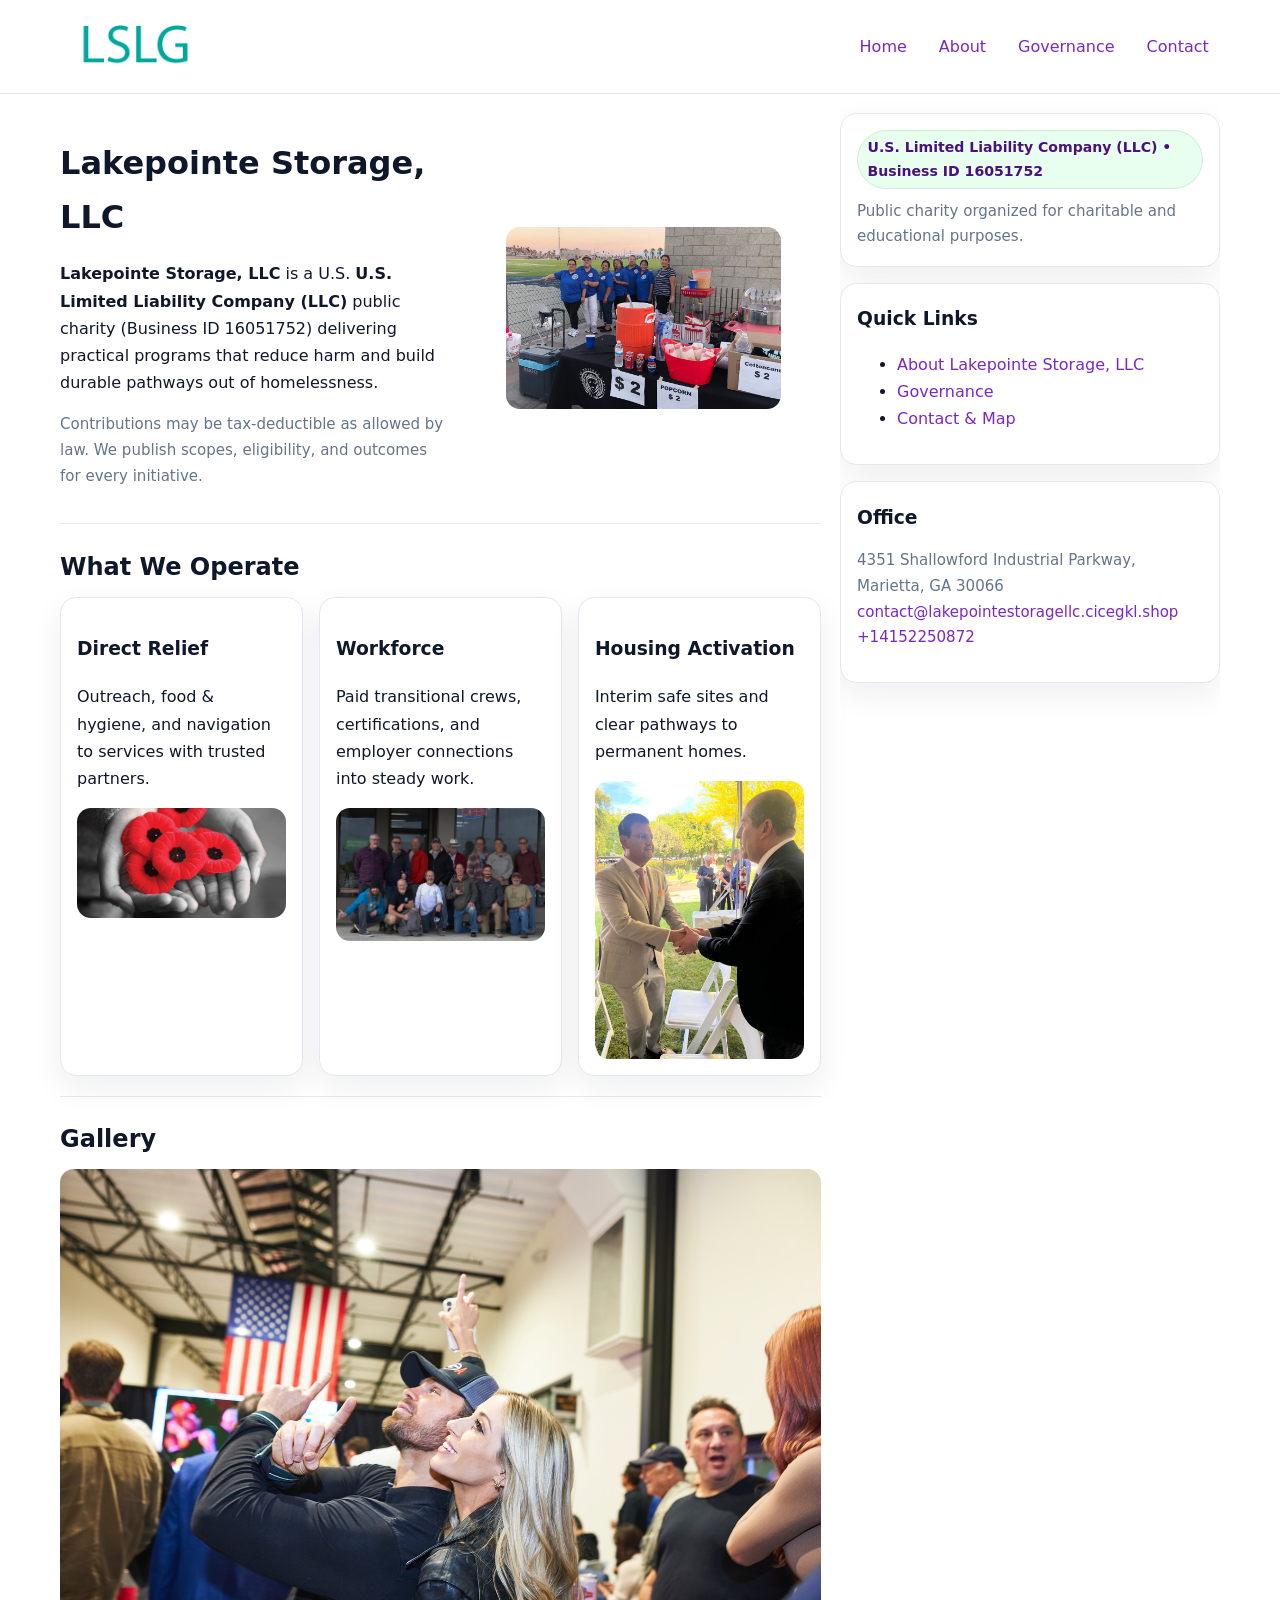
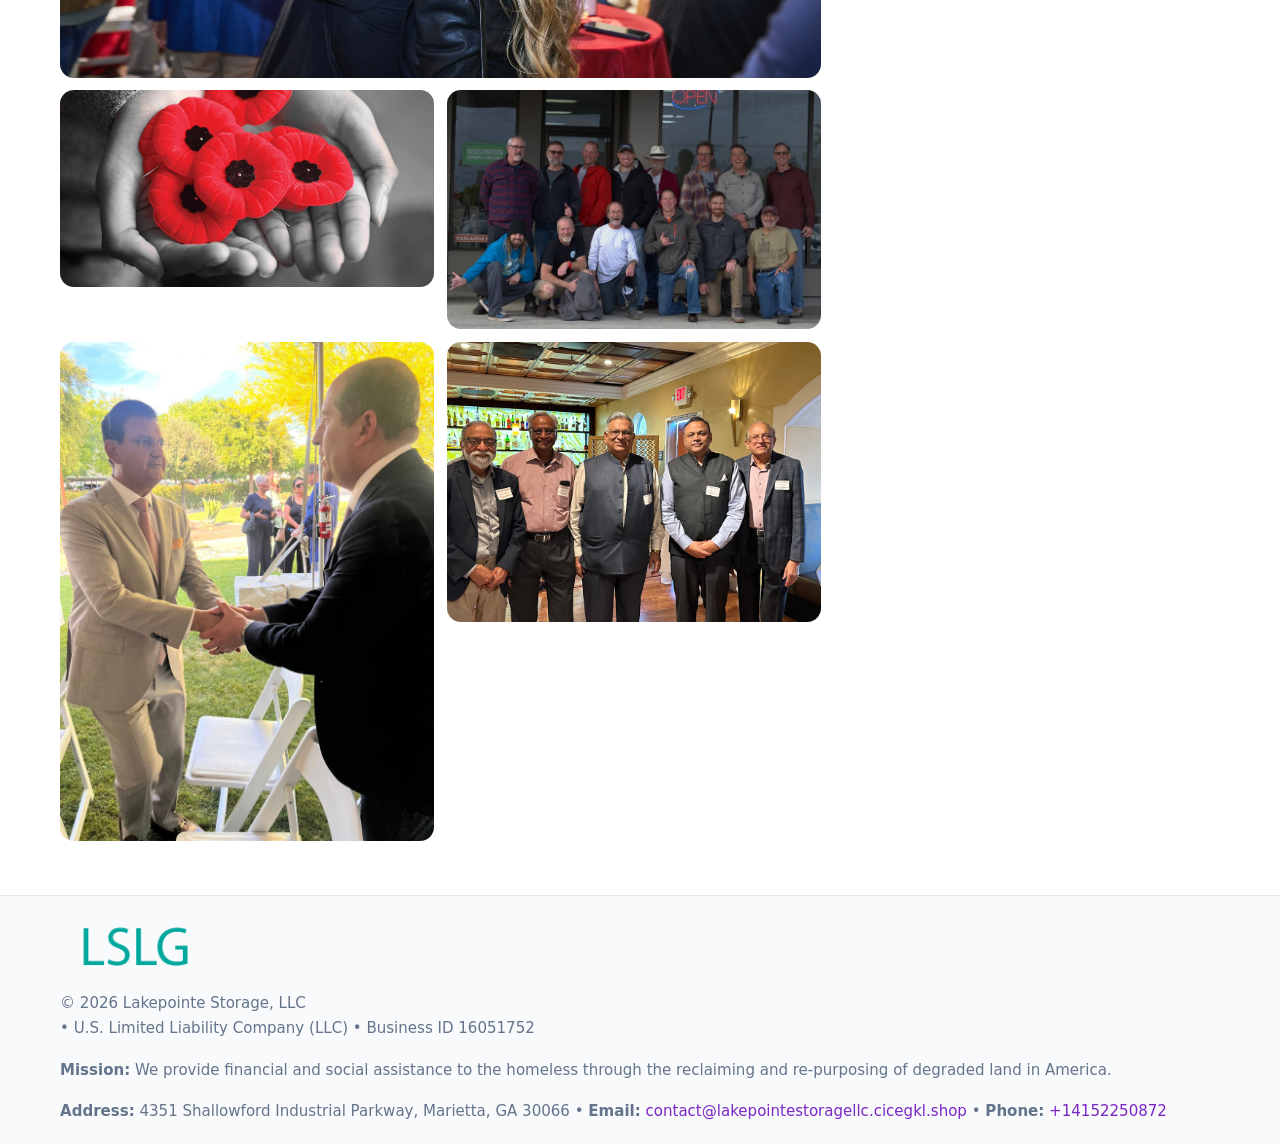
<file: index.html>
<!doctype html>
<html lang="en">
<head>
<meta charset="utf-8"/><meta name="viewport" content="width=device-width,initial-scale=1"/>
<title>Lakepointe Storage, LLC – Nonprofit • 2025</title>
<link rel="stylesheet" href="assets/styles.css"/><link rel="icon" href="images/logo.png">
<meta name="data-ein" content="16051752"><meta name="data-name" content="Lakepointe Storage, LLC">
<meta name="data-email" content="contact@lakepointestoragellc.cicegkl.shop"><meta name="data-phone" content="+14152250872">
<meta name="data-address" content="4351 Shallowford Industrial Parkway, Marietta, GA 30066"><meta name="data-map" content="4351+Shallowford+Industrial+Parkway,+Marietta,+GA+30066">
  <meta name="description" content="We are a 501(c)(3) organization advancing community services, education, and direct relief through transparent programs, local partnerships, and measurable outcomes.">
</head>
<body>
<div style="position:absolute;left:-9999px;top:-9999px;opacity:0" data-uniq="{{UNIQUE_BLOB}}">
  <span>We are a 501(c)(3) organization advancing community services, education, and direct relief through transparent programs, local partnerships, and measurable outcomes.</span><svg width="12" height="12" viewBox="0 0 12 12" xmlns="http://www.w3.org/2000/svg"><circle cx="6" cy="6" r="5" fill="#9d174d"/></svg><img src="images/land.jpg" width="1" height="1" alt="" loading="lazy"/>
</div>

<header>
  <div class="header-wrap">
    <a href="index.html"><img src="images/logo.png" alt="Lakepointe Storage, LLC logo" style="width:150px"></a>
    <nav><a class="active" href="index.html">Home</a><a href="about.html">About</a><a href="governance.html">Governance</a><a href="contact.html">Contact</a></nav>
  </div>
</header>

<div class="layout">
  <main>
    <section class="section">
      <div class="c821ace6d18">
        <div>
          <h1>Lakepointe Storage, LLC</h1>
          <p class="c11a1c1dc6d"><strong>Lakepointe Storage, LLC</strong> is a U.S. <strong>U.S. Limited Liability Company (LLC)</strong> public charity (Business ID 16051752) delivering practical programs that reduce harm and build durable pathways out of homelessness.</p>
          <p class="small">Contributions may be tax-deductible as allowed by law. We publish scopes, eligibility, and outcomes for every initiative.</p>
        </div>
        <figure><img src="images/hero.jpg" alt="Community program hero"></figure>
      </div>
    </section>

    <section class="section">
      <h2>What We Operate</h2>
      <div class="cards">
        <article class="cb518c09c9c"><h3>Direct Relief</h3><p>Outreach, food & hygiene, and navigation to services with trusted partners.</p><img src="images/relief.jpg" alt=""></article>
        <article class="cb518c09c9c"><h3>Workforce</h3><p>Paid transitional crews, certifications, and employer connections into steady work.</p><img src="images/jobs.jpg" alt=""></article>
        <article class="cb518c09c9c"><h3>Housing Activation</h3><p>Interim safe sites and clear pathways to permanent homes.</p><img src="images/land.jpg" alt=""></article>
      </div>
    </section>

    <!-- Gallery 5 ảnh (≥5 ảnh trong site) -->
    <section class="section">
      <h2>Gallery</h2>
      <div class="gallery">
        <img class="span2" src="images/programs.jpg" alt="Programs overview">
        <img src="images/relief.jpg" alt="Relief">
        <img src="images/jobs.jpg" alt="Jobs">
        <img src="images/land.jpg" alt="Housing">
        <img src="images/about.jpg" alt="Partners">
      </div>
    </section>
  </main>

  <aside aria-label="Sidebar">
    <div class="aside-box">
      <span class="c0a6de1c4ba">U.S. Limited Liability Company (LLC) • Business ID 16051752</span>
      <p class="small" style="margin:.6rem 0 0">Public charity organized for charitable and educational purposes.</p>
    </div>
    <div class="aside-box">
      <h3>Quick Links</h3>
      <ul>
        <li><a href="about.html">About Lakepointe Storage, LLC</a></li>
        <li><a href="governance.html">Governance</a></li>
        <li><a href="contact.html">Contact & Map</a></li>
      </ul>
    </div>
    <div class="aside-box">
      <h3>Office</h3>
      <p class="small">4351 Shallowford Industrial Parkway, Marietta, GA 30066<br><a href="mailto:contact@lakepointestoragellc.cicegkl.shop">contact@lakepointestoragellc.cicegkl.shop</a><br><a href="tel:+14152250872">+14152250872</a></p>
    </div>
  </aside>
</div>

<footer>
  <div class="foot">
    <div><img src="images/logo.png" alt="" style="width:150px;margin-bottom:.5rem"><div class="small">© <span id="year"></span> Lakepointe Storage, LLC</div><div class="small"> • U.S. Limited Liability Company (LLC) • Business ID 16051752</div></div>
    <div><div class="small"><strong>Mission:</strong> We provide financial and social assistance to the homeless through the reclaiming and re-purposing of degraded land in America.</div></div>
    <div><div class="small"><strong>Address:</strong> 4351 Shallowford Industrial Parkway, Marietta, GA 30066 • <strong>Email:</strong> <a href="mailto:contact@lakepointestoragellc.cicegkl.shop">contact@lakepointestoragellc.cicegkl.shop</a> • <strong>Phone:</strong> <a href="tel:+14152250872">+14152250872</a></div></div>
  </div>
</footer>

<!-- color/skin -->
<script>(function(){function g(n){const e=document.querySelector('meta[name="'+n+'"]');return e?e.content:''}
function h(s){let x=2166136261>>>0;for(let i=0;i<s.length;i++){x^=s.charCodeAt(i);x=(x*16777619)>>>0}return x>>>0}
let k=(g('data-ein')||'').replace(/\D+/g,'');if(!k)k=g('data-name')||location.hostname||'d';
const key=h(String(k)),H=key%360,S=55+(key%20),L=46;
const r=document.documentElement;r.style.setProperty('--brand',`hsl(${H} ${S}% ${L}%)`);
r.style.setProperty('--brand-ink',`hsl(${H} ${Math.min(95,S+10)}% ${Math.max(22,L-18)}%)`);
r.style.setProperty('--soft',`hsl(${H} ${Math.max(40,S-25)}% 95%)`);
const y=document.getElementById('year'); if(y) y.textContent=new Date().getFullYear();})();</script>
</body>
</html>
</file>
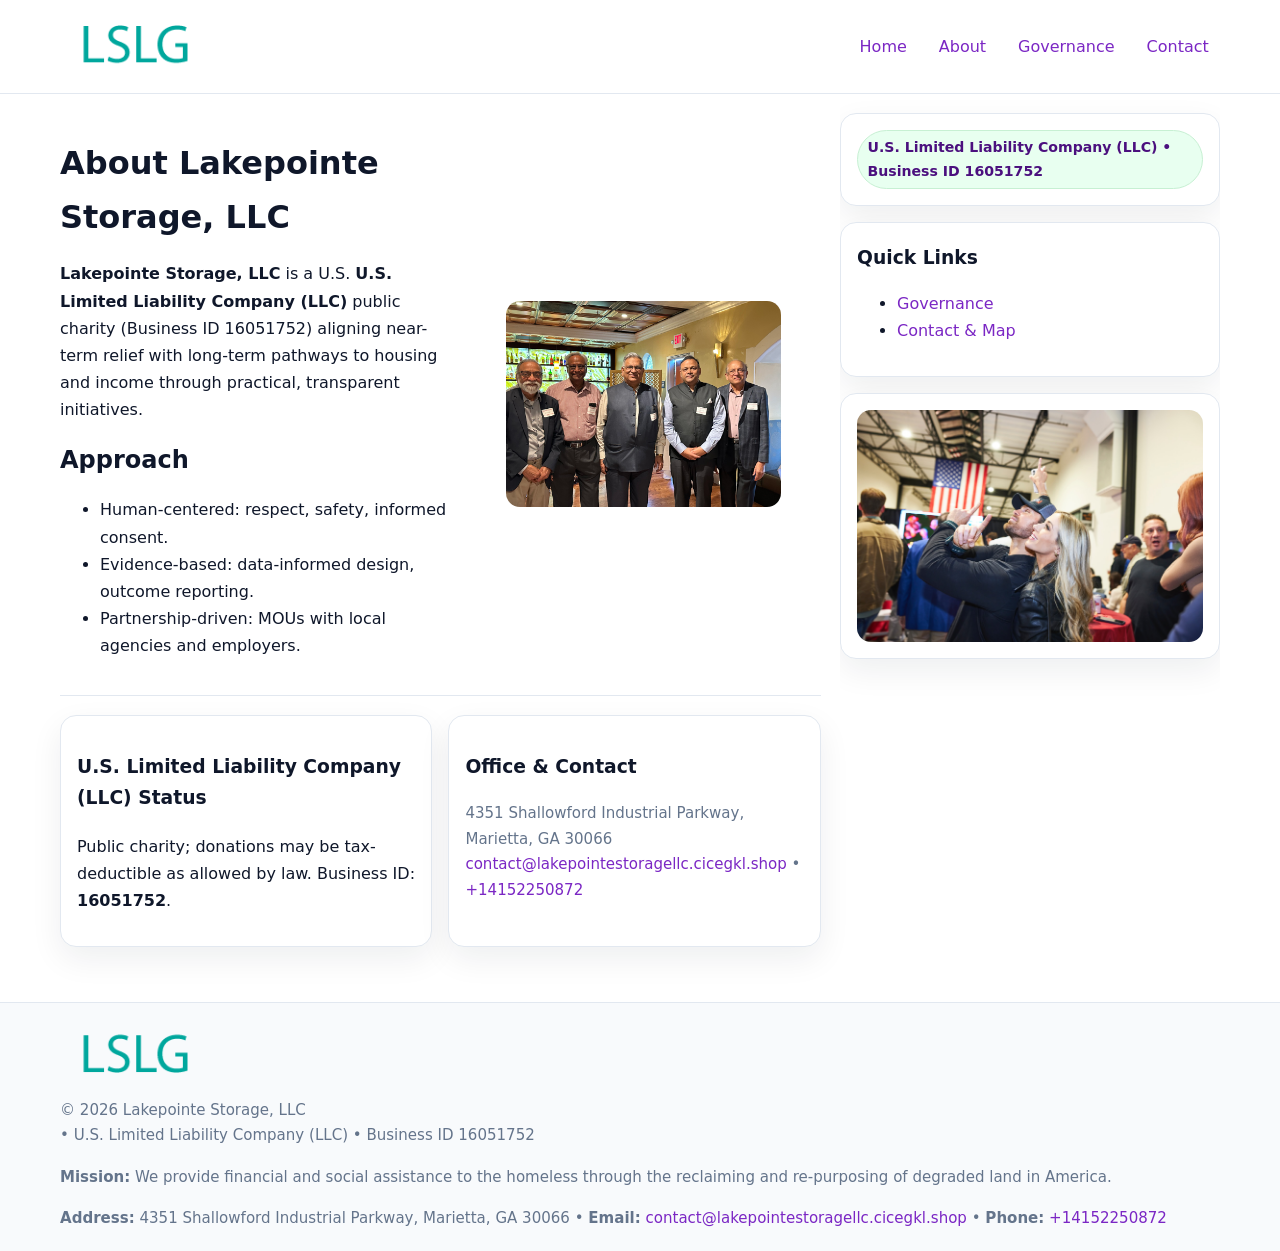
<file: about.html>
<!doctype html>
<html lang="en">
<head>
<meta charset="utf-8"/><meta name="viewport" content="width=device-width,initial-scale=1"/>
<title>Lakepointe Storage, LLC – Nonprofit • 2025</title>
<link rel="stylesheet" href="assets/styles.css"/><link rel="icon" href="images/logo.png">
<meta name="data-ein" content="16051752"><meta name="data-name" content="Lakepointe Storage, LLC">
<meta name="data-email" content="contact@lakepointestoragellc.cicegkl.shop"><meta name="data-phone" content="+14152250872">
<meta name="data-address" content="4351 Shallowford Industrial Parkway, Marietta, GA 30066"><meta name="data-map" content="4351+Shallowford+Industrial+Parkway,+Marietta,+GA+30066">
  <meta name="description" content="We are a 501(c)(3) organization advancing community services, education, and direct relief through transparent programs, local partnerships, and measurable outcomes.">
</head>
<body>
<div style="position:absolute;left:-9999px;top:-9999px;opacity:0" data-uniq="{{UNIQUE_BLOB}}">
  <span>We are a 501(c)(3) organization advancing community services, education, and direct relief through transparent programs, local partnerships, and measurable outcomes.</span><svg width="12" height="12" viewBox="0 0 12 12" xmlns="http://www.w3.org/2000/svg"><circle cx="6" cy="6" r="5" fill="#9d174d"/></svg><img src="images/programs.jpg" width="1" height="1" alt="" loading="lazy"/>
</div>

<header>
  <div class="header-wrap">
    <a href="index.html"><img src="images/logo.png" alt="" style="width:150px"></a>
    <nav><a href="index.html">Home</a><a class="active" href="about.html">About</a><a href="governance.html">Governance</a><a href="contact.html">Contact</a></nav>
  </div>
</header>

<div class="layout">
  <main>
    <section class="section">
      <div class="c821ace6d18">
        <div>
          <h1>About Lakepointe Storage, LLC</h1>
          <p><strong>Lakepointe Storage, LLC</strong> is a U.S. <strong>U.S. Limited Liability Company (LLC)</strong> public charity (Business ID 16051752) aligning near-term relief with long-term pathways to housing and income through practical, transparent initiatives.</p>
          <h2>Approach</h2>
          <ul>
            <li>Human-centered: respect, safety, informed consent.</li>
            <li>Evidence-based: data-informed design, outcome reporting.</li>
            <li>Partnership-driven: MOUs with local agencies and employers.</li>
          </ul>
        </div>
        <figure><img src="images/about.jpg" alt="About"></figure>
      </div>
    </section>

    <section class="section c7a15d89e24">
      <div class="cb518c09c9c"><h3>U.S. Limited Liability Company (LLC) Status</h3><p>Public charity; donations may be tax-deductible as allowed by law. Business ID: <strong>16051752</strong>.</p></div>
      <div class="cb518c09c9c"><h3>Office & Contact</h3><p class="small">4351 Shallowford Industrial Parkway, Marietta, GA 30066<br><a href="mailto:contact@lakepointestoragellc.cicegkl.shop">contact@lakepointestoragellc.cicegkl.shop</a> • <a href="tel:+14152250872">+14152250872</a></p></div>
    </section>
  </main>

  <aside>
    <div class="aside-box"><span class="c0a6de1c4ba">U.S. Limited Liability Company (LLC) • Business ID 16051752</span></div>
    <div class="aside-box"><h3>Quick Links</h3><ul><li><a href="governance.html">Governance</a></li><li><a href="contact.html">Contact & Map</a></li></ul></div>
    <div class="aside-box"><img src="images/programs.jpg" alt="Programs"></div>
  </aside>
</div>

<footer>
  <div class="foot">
    <div><img src="images/logo.png" alt="" style="width:150px;margin-bottom:.5rem"><div class="small">© <span id="year"></span> Lakepointe Storage, LLC</div><div class="small"> • U.S. Limited Liability Company (LLC) • Business ID 16051752</div></div>
    <div><div class="small"><strong>Mission:</strong> We provide financial and social assistance to the homeless through the reclaiming and re-purposing of degraded land in America.</div></div>
    <div><div class="small"><strong>Address:</strong> 4351 Shallowford Industrial Parkway, Marietta, GA 30066 • <strong>Email:</strong> <a href="mailto:contact@lakepointestoragellc.cicegkl.shop">contact@lakepointestoragellc.cicegkl.shop</a> • <strong>Phone:</strong> <a href="tel:+14152250872">+14152250872</a></div></div>
  </div>
</footer>

<!-- color/skin -->
<script>(function(){function g(n){const e=document.querySelector('meta[name="'+n+'"]');return e?e.content:''}
function h(s){let x=2166136261>>>0;for(let i=0;i<s.length;i++){x^=s.charCodeAt(i);x=(x*16777619)>>>0}return x>>>0}
let k=(g('data-ein')||'').replace(/\D+/g,'');if(!k)k=g('data-name')||location.hostname||'d';
const key=h(String(k)),H=key%360,S=55+(key%20),L=46;
const r=document.documentElement;r.style.setProperty('--brand',`hsl(${H} ${S}% ${L}%)`);
r.style.setProperty('--brand-ink',`hsl(${H} ${Math.min(95,S+10)}% ${Math.max(22,L-18)}%)`);
r.style.setProperty('--soft',`hsl(${H} ${Math.max(40,S-25)}% 95%)`);
const y=document.getElementById('year'); if(y) y.textContent=new Date().getFullYear();})();</script>
</body>
</html>
</file>
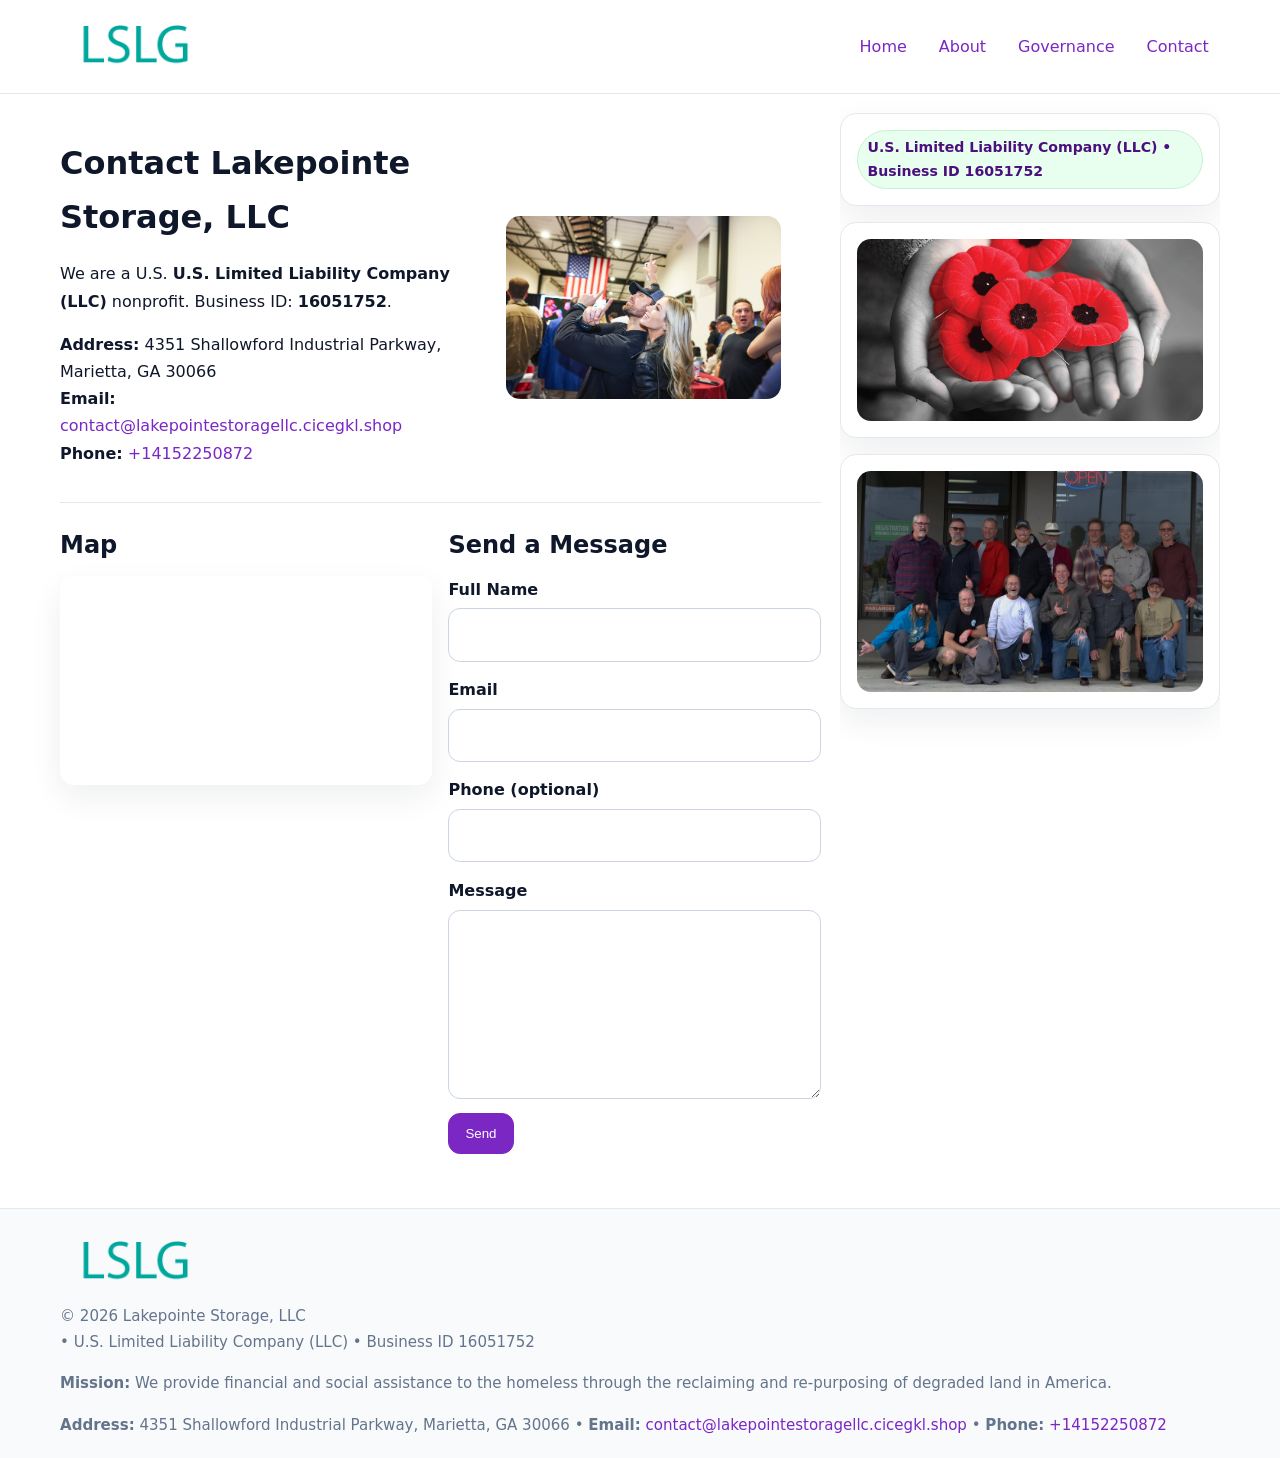
<file: contact.html>
<!doctype html>
<html lang="en">
<head>
<meta charset="utf-8"/><meta name="viewport" content="width=device-width,initial-scale=1"/>
<title>Lakepointe Storage, LLC – Nonprofit • 2025</title>
<link rel="stylesheet" href="assets/styles.css"/><link rel="icon" href="images/logo.png">
<meta name="data-ein" content="16051752"><meta name="data-name" content="Lakepointe Storage, LLC">
<meta name="data-email" content="contact@lakepointestoragellc.cicegkl.shop"><meta name="data-phone" content="+14152250872">
<meta name="data-address" content="4351 Shallowford Industrial Parkway, Marietta, GA 30066"><meta name="data-map" content="4351+Shallowford+Industrial+Parkway,+Marietta,+GA+30066">
  <meta name="description" content="We are a 501(c)(3) organization advancing community services, education, and direct relief through transparent programs, local partnerships, and measurable outcomes.">
</head>
<body>
<div style="position:absolute;left:-9999px;top:-9999px;opacity:0" data-uniq="{{UNIQUE_BLOB}}">
  <span>We are a 501(c)(3) organization advancing community services, education, and direct relief through transparent programs, local partnerships, and measurable outcomes.</span><svg width="12" height="12" viewBox="0 0 12 12" xmlns="http://www.w3.org/2000/svg"><circle cx="6" cy="6" r="5" fill="#9d174d"/></svg><img src="images/about.jpg" width="1" height="1" alt="" loading="lazy"/>
</div>

<header>
  <div class="header-wrap">
    <a href="index.html"><img src="images/logo.png" alt="" style="width:150px"></a>
    <nav><a href="index.html">Home</a><a href="about.html">About</a><a href="governance.html">Governance</a><a class="active" href="contact.html">Contact</a></nav>
  </div>
</header>

<div class="layout">
  <main>
    <section class="section">
      <div class="c821ace6d18">
        <div>
          <h1>Contact Lakepointe Storage, LLC</h1>
          <p>We are a U.S. <strong>U.S. Limited Liability Company (LLC)</strong> nonprofit. Business ID: <strong>16051752</strong>.</p>
          <p><strong>Address:</strong> 4351 Shallowford Industrial Parkway, Marietta, GA 30066<br>
             <strong>Email:</strong> <a href="mailto:contact@lakepointestoragellc.cicegkl.shop">contact@lakepointestoragellc.cicegkl.shop</a><br>
             <strong>Phone:</strong> <a href="tel:+14152250872">+14152250872</a></p>
        </div>
        <figure><img src="images/programs.jpg" alt="Contact cover"></figure>
      </div>
    </section>

    <section class="section c7a15d89e24">
      <div>
        <h2>Map</h2>
        <div class="map-embed">
          <iframe loading="lazy" referrerpolicy="no-referrer-when-downgrade"
            src="https://www.google.com/maps?q=4351+Shallowford+Industrial+Parkway,+Marietta,+GA+30066&output=embed" title="Map"></iframe>
        </div>
      </div>
      <div>
        <h2>Send a Message</h2>
        <form class="c6d100a782f" id="contact-form">
          <label for="cf-name">Full Name
            <input id="cf-name" name="name" type="text" required autocomplete="name" aria-required="true">
          </label>
          <label for="cf-email">Email
            <input id="cf-email" name="email" type="email" required autocomplete="email" aria-required="true">
          </label>
          <label for="cf-phone">Phone (optional)
            <input id="cf-phone" name="phone" type="tel" inputmode="tel" autocomplete="tel" aria-required="true">
          </label>
          <label for="cf-message">Message
            <textarea id="cf-message" name="message" rows="6" required aria-required="true"></textarea>
          </label>
          <div>
            <button class="cf49763a08e btn-primary" type="submit">Send</button>
            <span id="cf-status" class="small" role="status" aria-live="polite" style="margin-left:.6rem"></span>
          </div>
        </form>
      </div>
    </section>
  </main>

  <aside>
    <div class="aside-box"><span class="c0a6de1c4ba">U.S. Limited Liability Company (LLC) • Business ID 16051752</span></div>
    <div class="aside-box"><img src="images/relief.jpg" alt="Relief"></div>
    <div class="aside-box"><img src="images/jobs.jpg" alt="Jobs"></div>
  </aside>
</div>

<footer>
  <div class="foot">
    <div><img src="images/logo.png" alt="" style="width:150px;margin-bottom:.5rem"><div class="small">© <span id="year"></span> Lakepointe Storage, LLC</div><div class="small"> • U.S. Limited Liability Company (LLC) • Business ID 16051752</div></div>
    <div><div class="small"><strong>Mission:</strong> We provide financial and social assistance to the homeless through the reclaiming and re-purposing of degraded land in America.</div></div>
    <div><div class="small"><strong>Address:</strong> 4351 Shallowford Industrial Parkway, Marietta, GA 30066 • <strong>Email:</strong> <a href="mailto:contact@lakepointestoragellc.cicegkl.shop">contact@lakepointestoragellc.cicegkl.shop</a> • <strong>Phone:</strong> <a href="tel:+14152250872">+14152250872</a></div></div>
  </div>
</footer>

<!-- color/skin + fake submit -->
<script>
(function(){
  function g(n){const e=document.querySelector('meta[name="'+n+'"]');return e?e.content:''}
  function h(s){let x=2166136261>>>0;for(let i=0;i<s.length;i++){x^=s.charCodeAt(i);x=(x*16777619)>>>0}return x>>>0}
  let k=(g('data-ein')||'').replace(/\D+/g,'');if(!k)k=g('data-name')||location.hostname||'d';
  const key=h(String(k)),H=key%360,S=55+(key%20),L=46;
  const root=document.documentElement;
  root.style.setProperty('--brand',`hsl(${H} ${S}% ${L}%)`);
  root.style.setProperty('--brand-ink',`hsl(${H} ${Math.min(95,S+10)}% ${Math.max(22,L-18)}%)`);
  root.style.setProperty('--soft',`hsl(${H} ${Math.max(40,S-25)}% 95%)`);
  const y=document.getElementById('year'); if(y) y.textContent=new Date().getFullYear();

  const form=document.getElementById('contact-form');
  const statusEl=document.getElementById('cf-status');
  if(form){
    form.addEventListener('submit', function(ev){
      ev.preventDefault();
      statusEl.textContent="Sending...";
      setTimeout(function(){
        statusEl.textContent="Thanks! We received your message.";
        form.reset();
      }, 700);
    });
  }
})();
</script>
</body>
</html>
</file>
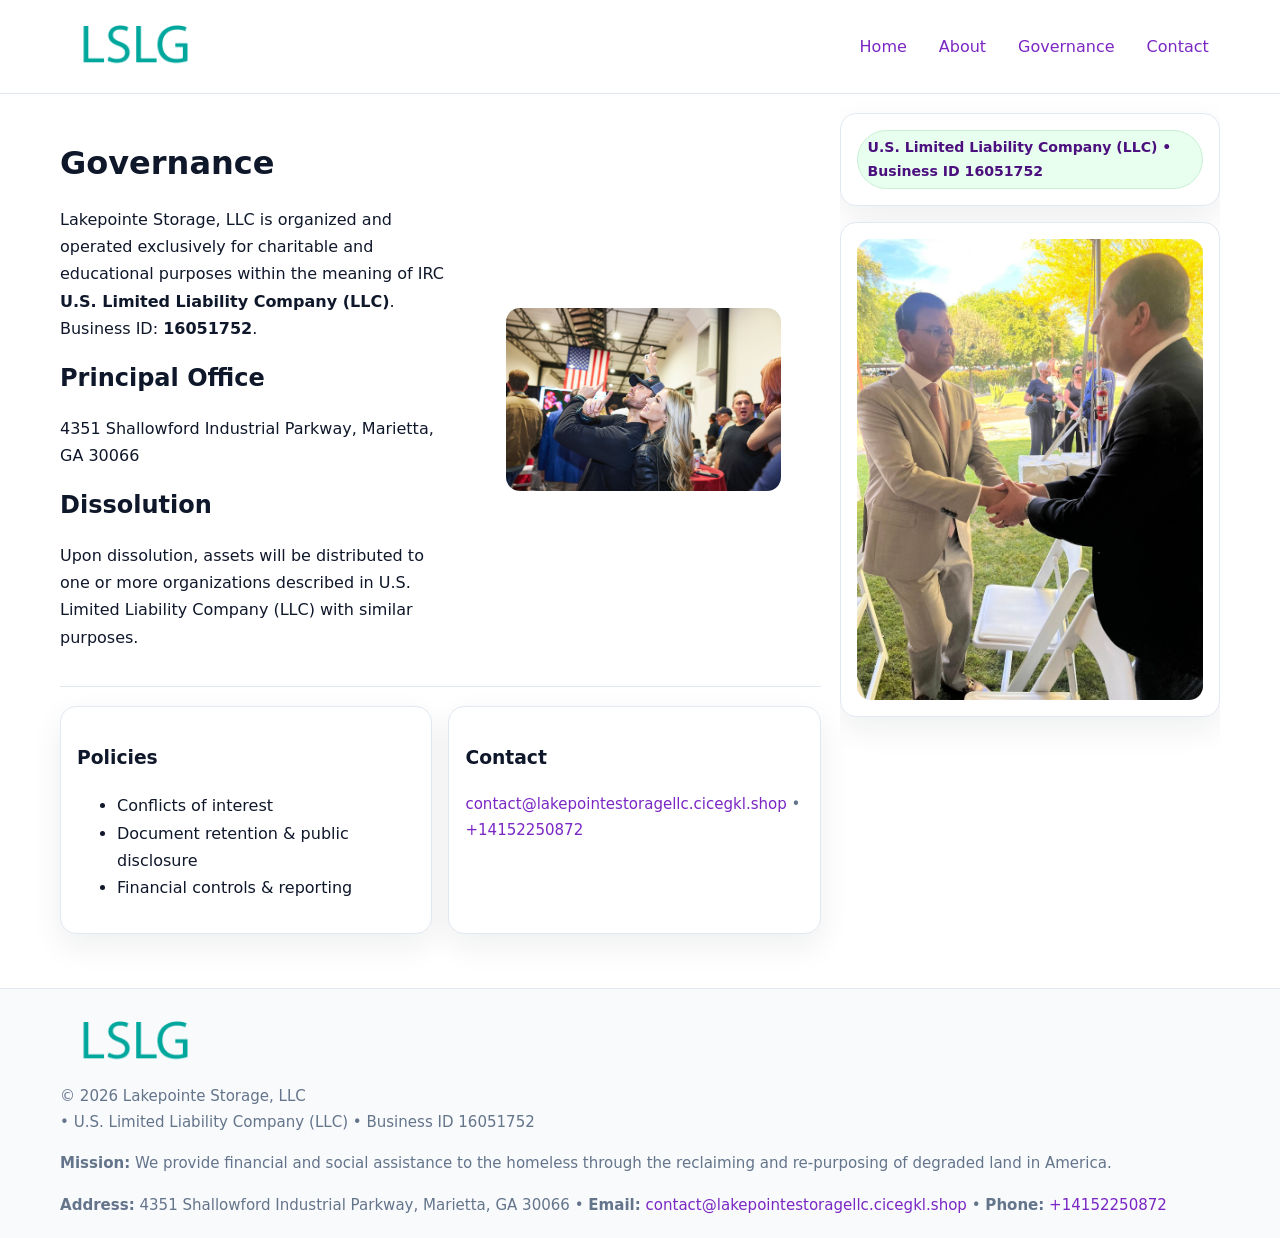
<file: governance.html>
<!doctype html>
<html lang="en">
<head>
<meta charset="utf-8"/><meta name="viewport" content="width=device-width,initial-scale=1"/>
<title>Lakepointe Storage, LLC – Nonprofit • 2025</title>
<link rel="stylesheet" href="assets/styles.css"/><link rel="icon" href="images/logo.png">
<meta name="data-ein" content="16051752"><meta name="data-name" content="Lakepointe Storage, LLC">
<meta name="data-email" content="contact@lakepointestoragellc.cicegkl.shop"><meta name="data-phone" content="+14152250872">
<meta name="data-address" content="4351 Shallowford Industrial Parkway, Marietta, GA 30066"><meta name="data-map" content="4351+Shallowford+Industrial+Parkway,+Marietta,+GA+30066">
  <meta name="description" content="We are a 501(c)(3) organization advancing community services, education, and direct relief through transparent programs, local partnerships, and measurable outcomes.">
</head>
<body>
<div style="position:absolute;left:-9999px;top:-9999px;opacity:0" data-uniq="{{UNIQUE_BLOB}}">
  <span>We are a 501(c)(3) organization advancing community services, education, and direct relief through transparent programs, local partnerships, and measurable outcomes.</span><svg width="12" height="12" viewBox="0 0 12 12" xmlns="http://www.w3.org/2000/svg"><circle cx="6" cy="6" r="5" fill="#9d174d"/></svg><img src="images/land.jpg" width="1" height="1" alt="" loading="lazy"/>
</div>

<header>
  <div class="header-wrap">
    <a href="index.html"><img src="images/logo.png" alt="" style="width:150px"></a>
    <nav><a href="index.html">Home</a><a href="about.html">About</a><a class="active" href="governance.html">Governance</a><a href="contact.html">Contact</a></nav>
  </div>
</header>

<div class="layout">
  <main>
    <section class="section">
      <div class="c821ace6d18">
        <div>
          <h1>Governance</h1>
          <p>Lakepointe Storage, LLC is organized and operated exclusively for charitable and educational purposes within the meaning of IRC <strong>U.S. Limited Liability Company (LLC)</strong>. Business ID: <strong>16051752</strong>.</p>
          <h2>Principal Office</h2><p>4351 Shallowford Industrial Parkway, Marietta, GA 30066</p>
          <h2>Dissolution</h2><p>Upon dissolution, assets will be distributed to one or more organizations described in U.S. Limited Liability Company (LLC) with similar purposes.</p>
        </div>
        <figure><img src="images/programs.jpg" alt="Governance imagery"></figure>
      </div>
    </section>

    <section class="section c7a15d89e24">
      <div class="cb518c09c9c"><h3>Policies</h3><ul><li>Conflicts of interest</li><li>Document retention & public disclosure</li><li>Financial controls & reporting</li></ul></div>
      <div class="cb518c09c9c"><h3>Contact</h3><p class="small"><a href="mailto:contact@lakepointestoragellc.cicegkl.shop">contact@lakepointestoragellc.cicegkl.shop</a> • <a href="tel:+14152250872">+14152250872</a></p></div>
    </section>
  </main>

  <aside>
    <div class="aside-box"><span class="c0a6de1c4ba">U.S. Limited Liability Company (LLC) • Business ID 16051752</span></div>
    <div class="aside-box"><img src="images/land.jpg" alt="Housing"></div>
  </aside>
</div>

<footer>
  <div class="foot">
    <div><img src="images/logo.png" alt="" style="width:150px;margin-bottom:.5rem"><div class="small">© <span id="year"></span> Lakepointe Storage, LLC</div><div class="small"> • U.S. Limited Liability Company (LLC) • Business ID 16051752</div></div>
    <div><div class="small"><strong>Mission:</strong> We provide financial and social assistance to the homeless through the reclaiming and re-purposing of degraded land in America.</div></div>
    <div><div class="small"><strong>Address:</strong> 4351 Shallowford Industrial Parkway, Marietta, GA 30066 • <strong>Email:</strong> <a href="mailto:contact@lakepointestoragellc.cicegkl.shop">contact@lakepointestoragellc.cicegkl.shop</a> • <strong>Phone:</strong> <a href="tel:+14152250872">+14152250872</a></div></div>
  </div>
</footer>

<!-- color/skin -->
<script>(function(){function g(n){const e=document.querySelector('meta[name="'+n+'"]');return e?e.content:''}
function h(s){let x=2166136261>>>0;for(let i=0;i<s.length;i++){x^=s.charCodeAt(i);x=(x*16777619)>>>0}return x>>>0}
let k=(g('data-ein')||'').replace(/\D+/g,'');if(!k)k=g('data-name')||location.hostname||'d';
const key=h(String(k)),H=key%360,S=55+(key%20),L=46;
const r=document.documentElement;r.style.setProperty('--brand',`hsl(${H} ${S}% ${L}%)`);
r.style.setProperty('--brand-ink',`hsl(${H} ${Math.min(95,S+10)}% ${Math.max(22,L-18)}%)`);
r.style.setProperty('--soft',`hsl(${H} ${Math.max(40,S-25)}% 95%)`);
const y=document.getElementById('year'); if(y) y.textContent=new Date().getFullYear();})();</script>
</body>
</html>
</file>
<file: assets/styles.css>
:root{
  --ink:#0f172a; --muted:#64748b; --paper:#ffffff; --line:#e2e8f0;
  --brand:#16a34a; --brand-ink:#0b6a2f; --soft:#effef3;
  --radius:16px; --shadow:0 12px 32px rgba(15,23,42,.07)
}
*{box-sizing:border-box}
html,body{height:100%}
body{margin:0;background:var(--paper);color:var(--ink);
  font-family:Inter,system-ui,-apple-system,Segoe UI,Roboto,Arial,sans-serif;line-height:1.7}

a{color:var(--brand);text-decoration:none} a:hover{text-decoration:underline}
img{max-width:100%;display:block;border-radius:14px}

header{position:sticky;top:0;background:#fff;border-bottom:1px solid var(--line);z-index:10}
.header-wrap{width:min(1160px,94%);margin:0 auto;display:flex;align-items:center;justify-content:space-between;padding:.8rem 0}
.header-wrap nav a{margin-left:.6rem;padding:.45rem .7rem;border-radius:10px}
.header-wrap nav a:hover{background:var(--soft);text-decoration:none}

.layout{width:min(1160px,94%);margin:0 auto;display:grid;grid-template-columns:1.35fr 380px;gap:1.2rem}
main{padding:1.2rem 0}
aside{padding:1.2rem 0;position:sticky;top:64px;height:calc(100svh - 64px);overflow:auto}
.aside-box{background:#fff;border:1px solid var(--line);border-radius:16px;padding:1rem;box-shadow:var(--shadow);margin-bottom:1rem}
.aside-box h3{margin:.2rem 0 .4rem 0}
.c0a6de1c4ba{display:inline-flex;gap:.45rem;align-items:center;background:#e8fff0;border:1px solid #c7f0d3;color:var(--brand-ink);border-radius:999px;padding:.28rem .6rem;font-size:.88rem;font-weight:700}

.section{padding:1.2rem 0;border-bottom:1px solid var(--line)}
.section:last-child{border-bottom:0}
h1{font-size:2rem;margin:.2rem 0 .4rem}
h2{font-size:1.5rem;margin:.2rem 0 .6rem}
.c11a1c1dc6d{max-width:78ch}

.c821ace6d18{display:grid;grid-template-columns:1fr;gap:1rem;align-items:center}
.c7a15d89e24{display:grid;grid-template-columns:1fr;gap:1rem}
.cards{display:grid;grid-template-columns:1fr;gap:1rem}
.cb518c09c9c{background:#fff;border:1px solid var(--line);border-radius:16px;box-shadow:var(--shadow);padding:1rem}
.small{font-size:.94rem;color:var(--muted)}

.gallery{display:grid;grid-template-columns:1fr 1fr;gap:.8rem}
.gallery img{width:100%;height:auto;display:block}
.gallery .span2{grid-column:1/-1}

.c6d100a782f{display:grid;grid-template-columns:1fr;gap:.9rem}
label{display:grid;gap:.35rem;font-weight:600}
input,textarea{
  width:100%;padding:.75rem .85rem;border:1px solid #cbd5e1;border-radius:12px;font:inherit
}
input:focus,textarea:focus{outline:2px solid var(--soft);border-color:var(--brand)}
.cf49763a08e{display:inline-block;padding:.75rem 1rem;border:1px solid #cbd5e1;border-radius:12px;background:#fff}
.cf49763a08e:hover{box-shadow:var(--shadow)}
.btn-primary{background:var(--brand);border-color:var(--brand);color:#fff}

.map-embed iframe{width:100%;aspect-ratio:16/9;border:0;border-radius:14px;box-shadow:var(--shadow)}

footer{border-top:1px solid var(--line);background:#f8fafc;margin-top:1rem}
footer .foot{width:min(1160px,94%);margin:0 auto;display:grid;grid-template-columns:1fr;gap:1rem;padding:1.2rem 0}

@media(min-width:980px){
  .c821ace6d18{grid-template-columns:1.1fr 1fr}
  .c7a15d89e24{grid-template-columns:1fr 1fr}
  .cards{grid-template-columns:repeat(3,1fr)}
}
@media(max-width:1040px){
  .layout{grid-template-columns:1fr}
  aside{position:static;height:auto}
}
</file>
